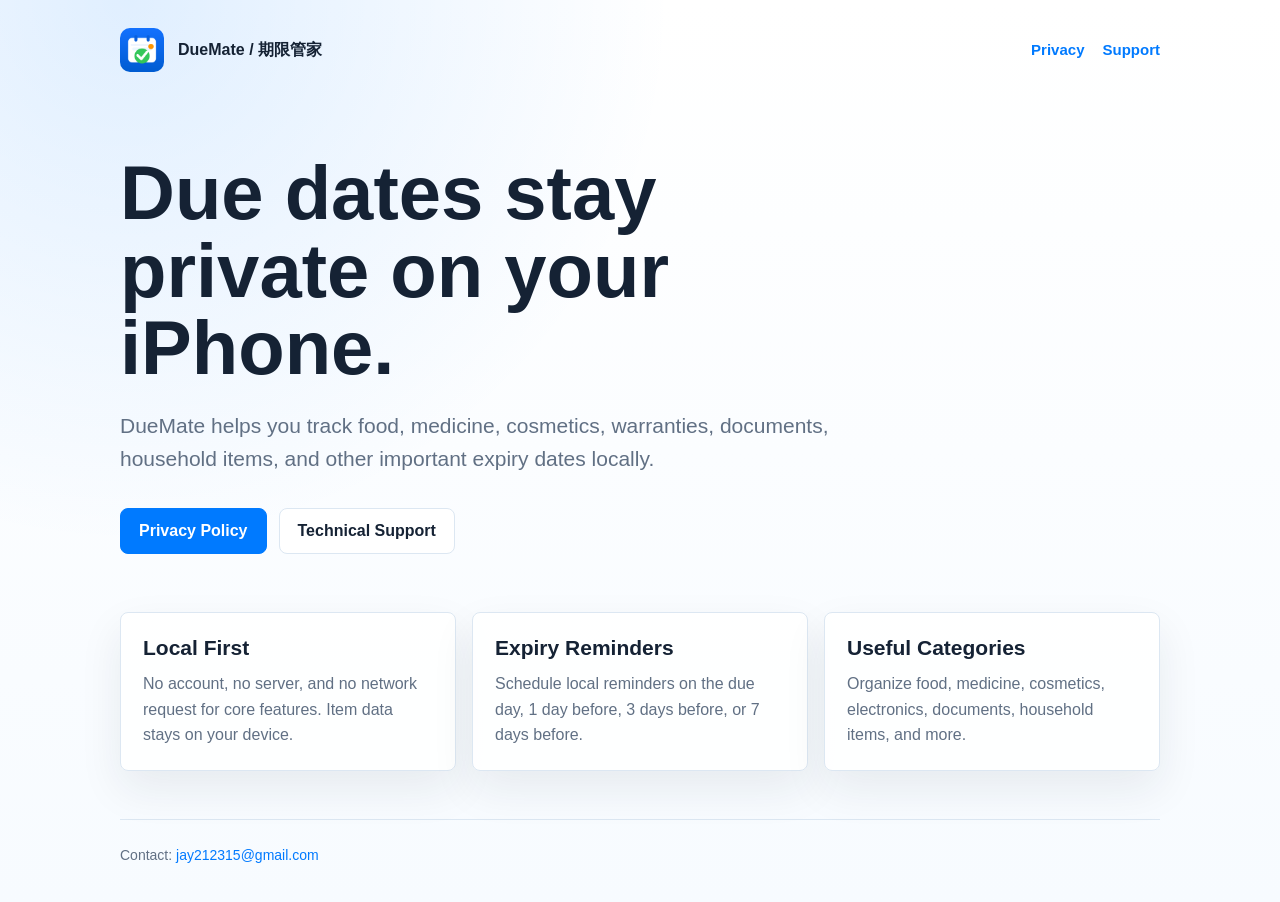
<file: index.html>
<!doctype html>
<html lang="en">
<head>
    <meta charset="utf-8">
    <meta name="viewport" content="width=device-width, initial-scale=1">
    <title>DueMate / 期限管家</title>
    <meta name="description" content="DueMate is a privacy-first local expiry and due date tracker for iPhone.">
    <link rel="stylesheet" href="styles.css">
</head>
<body>
    <header class="site-header">
        <a class="brand" href="index.html" aria-label="DueMate home">
            <img src="assets/app-icon.png" alt="">
            <span>DueMate / 期限管家</span>
        </a>
        <nav class="nav" aria-label="Main navigation">
            <a href="privacy.html">Privacy</a>
            <a href="support.html">Support</a>
        </nav>
    </header>

    <main>
        <section class="hero">
            <h1>Due dates stay private on your iPhone.</h1>
            <p>DueMate helps you track food, medicine, cosmetics, warranties, documents, household items, and other important expiry dates locally.</p>
            <div class="actions">
                <a class="button primary" href="privacy.html">Privacy Policy</a>
                <a class="button" href="support.html">Technical Support</a>
            </div>
        </section>

        <section class="grid" aria-label="Product highlights">
            <article class="tile">
                <h2>Local First</h2>
                <p>No account, no server, and no network request for core features. Item data stays on your device.</p>
            </article>
            <article class="tile">
                <h2>Expiry Reminders</h2>
                <p>Schedule local reminders on the due day, 1 day before, 3 days before, or 7 days before.</p>
            </article>
            <article class="tile">
                <h2>Useful Categories</h2>
                <p>Organize food, medicine, cosmetics, electronics, documents, household items, and more.</p>
            </article>
        </section>
    </main>

    <footer class="site-footer">
        <span>Contact: <a href="mailto:jay212315@gmail.com">jay212315@gmail.com</a></span>
    </footer>
</body>
</html>
</file>
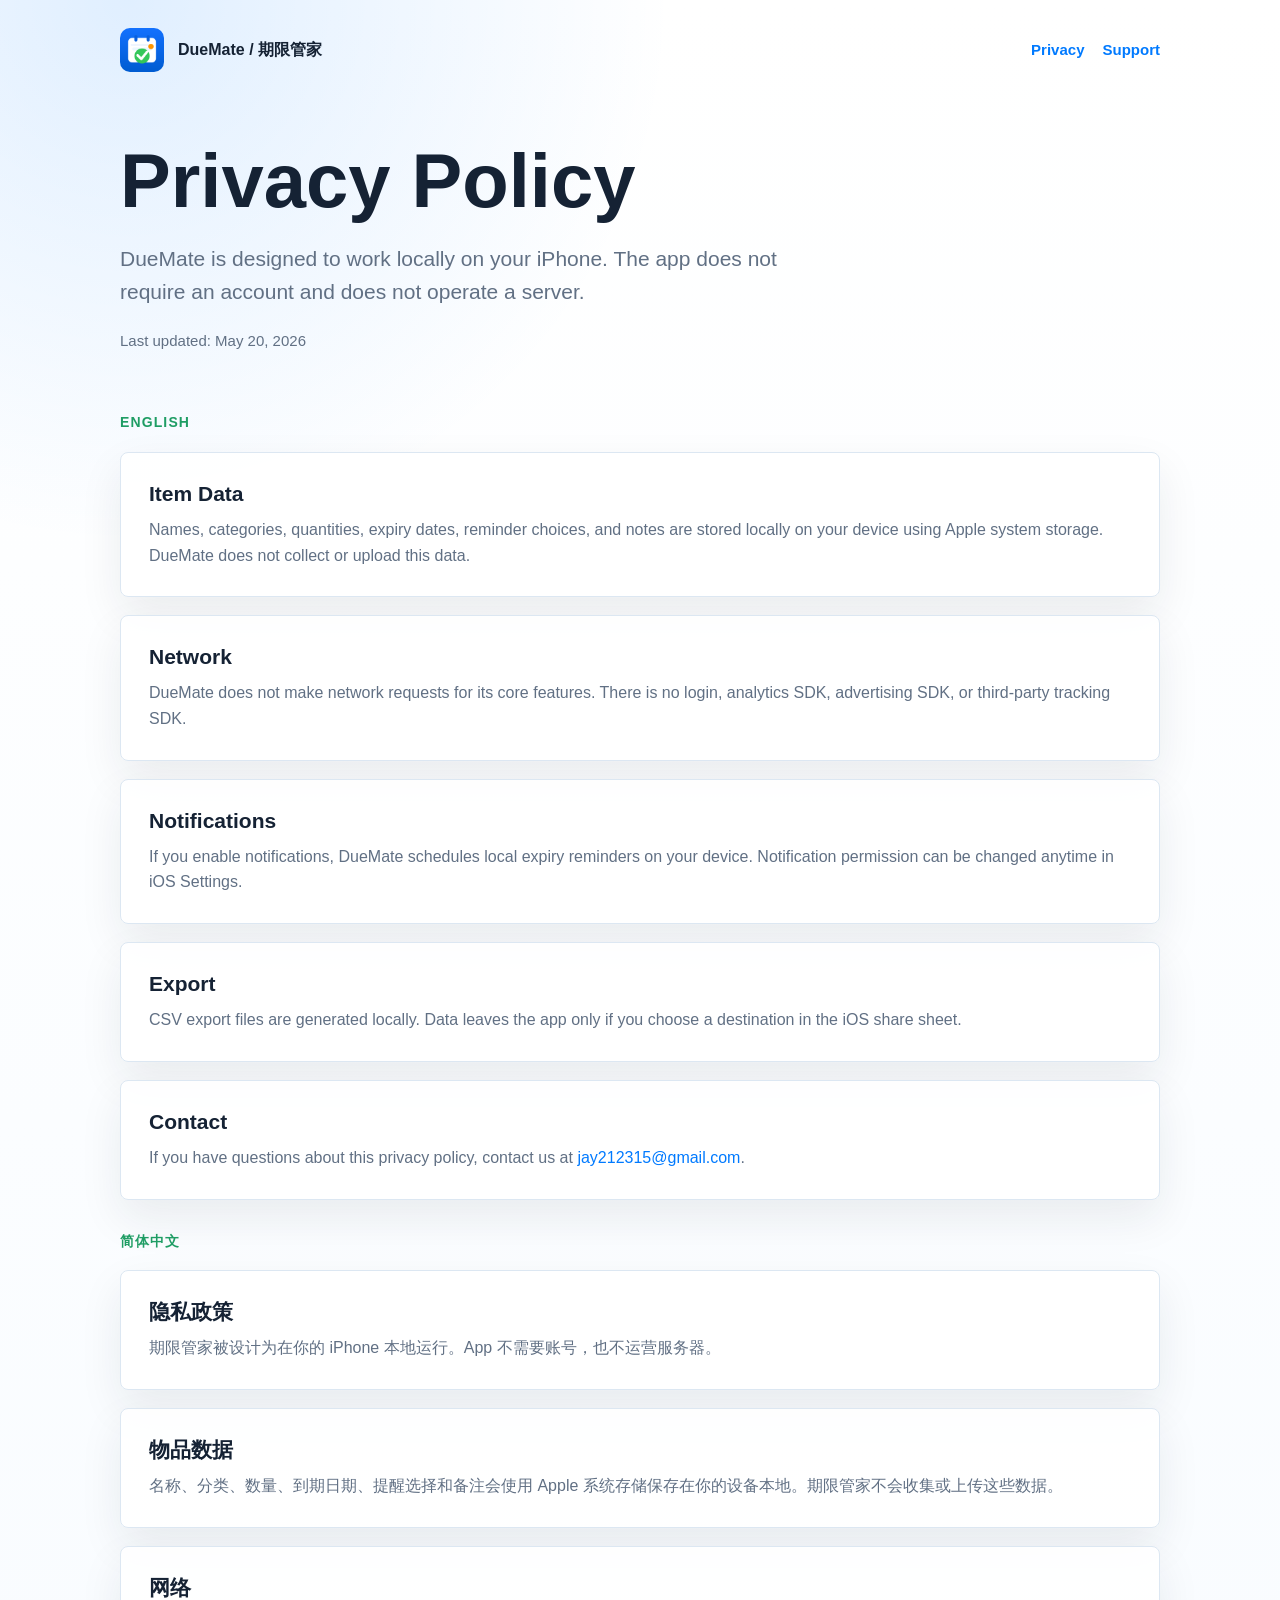
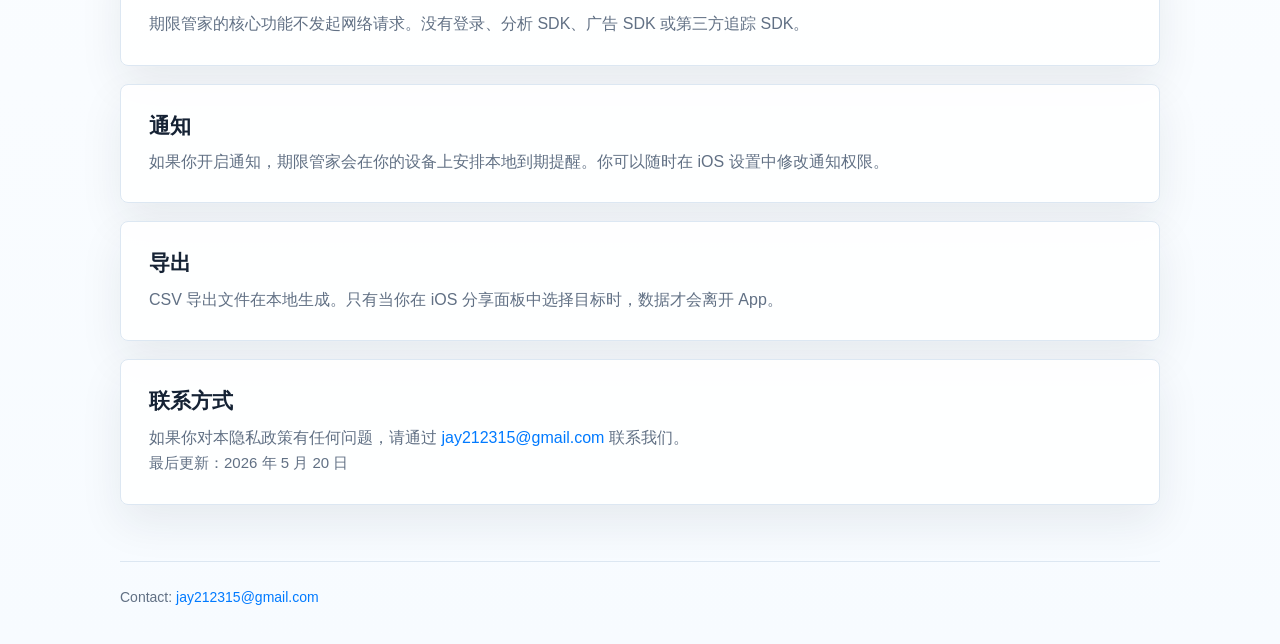
<file: privacy.html>
<!doctype html>
<html lang="en">
<head>
    <meta charset="utf-8">
    <meta name="viewport" content="width=device-width, initial-scale=1">
    <title>Privacy Policy - DueMate / 期限管家</title>
    <meta name="description" content="Privacy policy for DueMate / 期限管家.">
    <link rel="stylesheet" href="styles.css">
</head>
<body>
    <header class="site-header">
        <a class="brand" href="index.html" aria-label="DueMate home">
            <img src="assets/app-icon.png" alt="">
            <span>DueMate / 期限管家</span>
        </a>
        <nav class="nav" aria-label="Main navigation">
            <a href="privacy.html">Privacy</a>
            <a href="support.html">Support</a>
        </nav>
    </header>

    <main>
        <section class="page-title">
            <h1>Privacy Policy</h1>
            <p>DueMate is designed to work locally on your iPhone. The app does not require an account and does not operate a server.</p>
            <span class="meta">Last updated: May 20, 2026</span>
        </section>

        <div class="content">
            <h2 class="language-heading">English</h2>
            <section class="content-section">
                <h2>Item Data</h2>
                <p>Names, categories, quantities, expiry dates, reminder choices, and notes are stored locally on your device using Apple system storage. DueMate does not collect or upload this data.</p>
            </section>
            <section class="content-section">
                <h2>Network</h2>
                <p>DueMate does not make network requests for its core features. There is no login, analytics SDK, advertising SDK, or third-party tracking SDK.</p>
            </section>
            <section class="content-section">
                <h2>Notifications</h2>
                <p>If you enable notifications, DueMate schedules local expiry reminders on your device. Notification permission can be changed anytime in iOS Settings.</p>
            </section>
            <section class="content-section">
                <h2>Export</h2>
                <p>CSV export files are generated locally. Data leaves the app only if you choose a destination in the iOS share sheet.</p>
            </section>
            <section class="content-section">
                <h2>Contact</h2>
                <p>If you have questions about this privacy policy, contact us at <a href="mailto:jay212315@gmail.com">jay212315@gmail.com</a>.</p>
            </section>

            <h2 class="language-heading">简体中文</h2>
            <section class="content-section" lang="zh-Hans">
                <h2>隐私政策</h2>
                <p>期限管家被设计为在你的 iPhone 本地运行。App 不需要账号，也不运营服务器。</p>
            </section>
            <section class="content-section" lang="zh-Hans">
                <h2>物品数据</h2>
                <p>名称、分类、数量、到期日期、提醒选择和备注会使用 Apple 系统存储保存在你的设备本地。期限管家不会收集或上传这些数据。</p>
            </section>
            <section class="content-section" lang="zh-Hans">
                <h2>网络</h2>
                <p>期限管家的核心功能不发起网络请求。没有登录、分析 SDK、广告 SDK 或第三方追踪 SDK。</p>
            </section>
            <section class="content-section" lang="zh-Hans">
                <h2>通知</h2>
                <p>如果你开启通知，期限管家会在你的设备上安排本地到期提醒。你可以随时在 iOS 设置中修改通知权限。</p>
            </section>
            <section class="content-section" lang="zh-Hans">
                <h2>导出</h2>
                <p>CSV 导出文件在本地生成。只有当你在 iOS 分享面板中选择目标时，数据才会离开 App。</p>
            </section>
            <section class="content-section" lang="zh-Hans">
                <h2>联系方式</h2>
                <p>如果你对本隐私政策有任何问题，请通过 <a href="mailto:jay212315@gmail.com">jay212315@gmail.com</a> 联系我们。</p>
                <p class="meta">最后更新：2026 年 5 月 20 日</p>
            </section>
        </div>
    </main>

    <footer class="site-footer">
        <span>Contact: <a href="mailto:jay212315@gmail.com">jay212315@gmail.com</a></span>
    </footer>
</body>
</html>
</file>
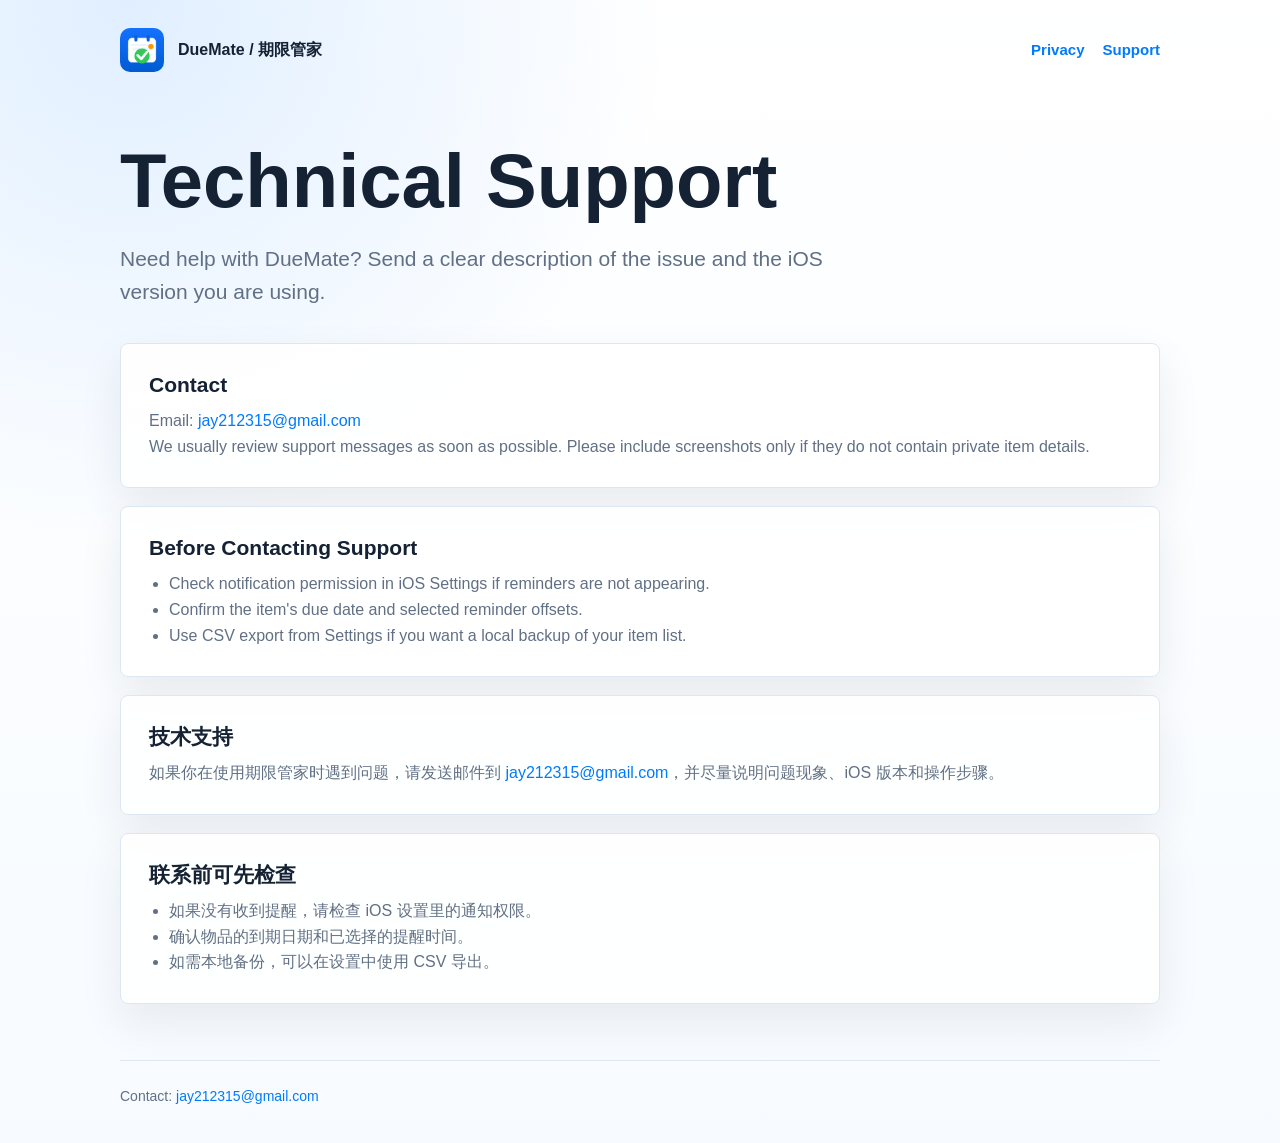
<file: support.html>
<!doctype html>
<html lang="en">
<head>
    <meta charset="utf-8">
    <meta name="viewport" content="width=device-width, initial-scale=1">
    <title>Technical Support - DueMate / 期限管家</title>
    <meta name="description" content="Technical support for DueMate / 期限管家.">
    <link rel="stylesheet" href="styles.css">
</head>
<body>
    <header class="site-header">
        <a class="brand" href="index.html" aria-label="DueMate home">
            <img src="assets/app-icon.png" alt="">
            <span>DueMate / 期限管家</span>
        </a>
        <nav class="nav" aria-label="Main navigation">
            <a href="privacy.html">Privacy</a>
            <a href="support.html">Support</a>
        </nav>
    </header>

    <main>
        <section class="page-title">
            <h1>Technical Support</h1>
            <p>Need help with DueMate? Send a clear description of the issue and the iOS version you are using.</p>
        </section>

        <div class="content">
            <section class="content-section">
                <h2>Contact</h2>
                <p>Email: <a href="mailto:jay212315@gmail.com">jay212315@gmail.com</a></p>
                <p>We usually review support messages as soon as possible. Please include screenshots only if they do not contain private item details.</p>
            </section>

            <section class="content-section">
                <h2>Before Contacting Support</h2>
                <ul>
                    <li>Check notification permission in iOS Settings if reminders are not appearing.</li>
                    <li>Confirm the item's due date and selected reminder offsets.</li>
                    <li>Use CSV export from Settings if you want a local backup of your item list.</li>
                </ul>
            </section>

            <section class="content-section" lang="zh-Hans">
                <h2>技术支持</h2>
                <p>如果你在使用期限管家时遇到问题，请发送邮件到 <a href="mailto:jay212315@gmail.com">jay212315@gmail.com</a>，并尽量说明问题现象、iOS 版本和操作步骤。</p>
            </section>

            <section class="content-section" lang="zh-Hans">
                <h2>联系前可先检查</h2>
                <ul>
                    <li>如果没有收到提醒，请检查 iOS 设置里的通知权限。</li>
                    <li>确认物品的到期日期和已选择的提醒时间。</li>
                    <li>如需本地备份，可以在设置中使用 CSV 导出。</li>
                </ul>
            </section>
        </div>
    </main>

    <footer class="site-footer">
        <span>Contact: <a href="mailto:jay212315@gmail.com">jay212315@gmail.com</a></span>
    </footer>
</body>
</html>
</file>
<file: styles.css>
:root {
    color-scheme: light;
    --bg: #f7fbff;
    --text: #152234;
    --muted: #617084;
    --line: #dce7f2;
    --panel: #ffffff;
    --blue: #007aff;
    --green: #1f9d64;
    --shadow: 0 18px 44px rgba(21, 34, 52, 0.08);
}

* {
    box-sizing: border-box;
}

body {
    margin: 0;
    background:
        radial-gradient(circle at 10% 0%, rgba(0, 122, 255, 0.12), transparent 34rem),
        linear-gradient(180deg, #ffffff 0%, var(--bg) 100%);
    color: var(--text);
    font-family: -apple-system, BlinkMacSystemFont, "Segoe UI", sans-serif;
    line-height: 1.6;
}

a {
    color: var(--blue);
    text-decoration: none;
}

a:hover {
    text-decoration: underline;
}

.site-header,
.site-footer,
main {
    width: min(1040px, calc(100% - 40px));
    margin: 0 auto;
}

.site-header {
    display: flex;
    align-items: center;
    justify-content: space-between;
    gap: 24px;
    padding: 28px 0;
}

.brand {
    display: flex;
    align-items: center;
    gap: 14px;
    color: var(--text);
    font-weight: 750;
}

.brand img {
    width: 44px;
    height: 44px;
    border-radius: 10px;
}

.nav {
    display: flex;
    align-items: center;
    gap: 18px;
    font-size: 15px;
    font-weight: 650;
}

.hero {
    padding: 54px 0 32px;
}

.hero h1,
.page-title h1 {
    margin: 0;
    max-width: 780px;
    font-size: clamp(42px, 7vw, 76px);
    line-height: 1.02;
    letter-spacing: 0;
}

.hero p,
.page-title p {
    max-width: 720px;
    margin: 22px 0 0;
    color: var(--muted);
    font-size: 21px;
}

.actions {
    display: flex;
    flex-wrap: wrap;
    gap: 12px;
    margin-top: 32px;
}

.button {
    display: inline-flex;
    align-items: center;
    justify-content: center;
    min-height: 46px;
    padding: 0 18px;
    border: 1px solid var(--line);
    border-radius: 8px;
    background: #ffffff;
    color: var(--text);
    font-weight: 700;
}

.button.primary {
    border-color: var(--blue);
    background: var(--blue);
    color: #ffffff;
}

.grid {
    display: grid;
    grid-template-columns: repeat(3, minmax(0, 1fr));
    gap: 16px;
    padding: 26px 0 48px;
}

.tile,
.content-section {
    border: 1px solid var(--line);
    border-radius: 8px;
    background: rgba(255, 255, 255, 0.92);
    box-shadow: var(--shadow);
}

.tile {
    padding: 22px;
}

.tile h2,
.content-section h2 {
    margin: 0 0 10px;
    font-size: 21px;
    line-height: 1.25;
}

.tile p,
.content-section p,
.content-section li {
    color: var(--muted);
}

.tile p,
.content-section p {
    margin: 0;
}

.page-title {
    padding: 42px 0 24px;
}

.content {
    display: grid;
    gap: 18px;
    padding: 10px 0 56px;
}

.content-section {
    padding: 28px;
}

.content-section + .language-heading {
    margin-top: 12px;
}

.language-heading {
    margin: 24px 0 0;
    color: var(--green);
    font-size: 14px;
    font-weight: 800;
    letter-spacing: 0.08em;
    text-transform: uppercase;
}

.content-section ul {
    margin: 10px 0 0;
    padding-left: 20px;
}

.meta {
    display: inline-flex;
    align-items: center;
    gap: 8px;
    margin-top: 20px;
    color: var(--muted);
    font-size: 15px;
}

.site-footer {
    border-top: 1px solid var(--line);
    padding: 24px 0 36px;
    color: var(--muted);
    font-size: 14px;
}

@media (max-width: 760px) {
    .site-header {
        align-items: flex-start;
        flex-direction: column;
    }

    .nav {
        flex-wrap: wrap;
    }

    .hero {
        padding-top: 26px;
    }

    .hero p,
    .page-title p {
        font-size: 18px;
    }

    .grid {
        grid-template-columns: 1fr;
    }

    .content-section {
        padding: 22px;
    }
}
</file>
